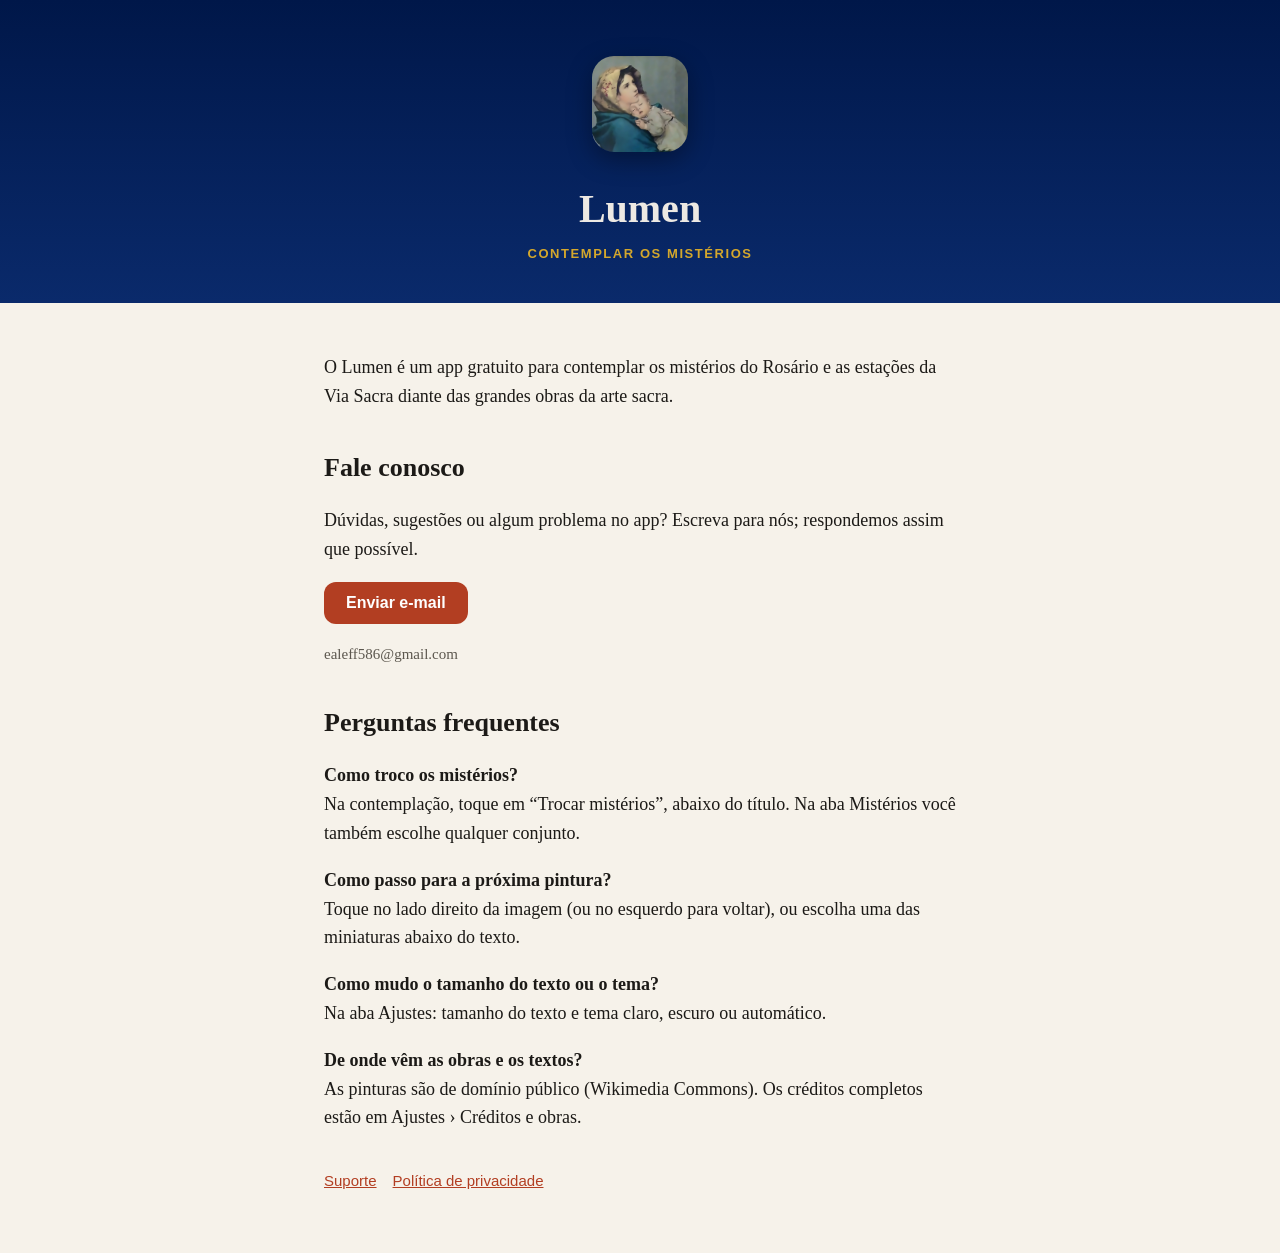
<file: index.html>
<!DOCTYPE html>
<html lang="pt-BR"><head><meta charset="utf-8"><meta name="viewport" content="width=device-width,initial-scale=1">
<title>Lumen · Suporte</title><link rel="icon" href="icon.png"><link rel="stylesheet" href="style.css"></head><body>
<header><img src="icon.png" alt="Ícone do Lumen"><h1>Lumen</h1><p>Contemplar os mistérios</p></header><main>
<p>O Lumen é um app gratuito para contemplar os mistérios do Rosário e as estações da Via Sacra diante das grandes obras da arte sacra.</p>
<h2>Fale conosco</h2>
<p>Dúvidas, sugestões ou algum problema no app? Escreva para nós; respondemos assim que possível.</p>
<p><a class="btn" href="mailto:ealeff586@gmail.com?subject=App%20Lumen">Enviar e-mail</a></p>
<p class="muted">ealeff586@gmail.com</p>
<h2>Perguntas frequentes</h2>
<p><strong>Como troco os mistérios?</strong><br>Na contemplação, toque em “Trocar mistérios”, abaixo do título. Na aba Mistérios você também escolhe qualquer conjunto.</p>
<p><strong>Como passo para a próxima pintura?</strong><br>Toque no lado direito da imagem (ou no esquerdo para voltar), ou escolha uma das miniaturas abaixo do texto.</p>
<p><strong>Como mudo o tamanho do texto ou o tema?</strong><br>Na aba Ajustes: tamanho do texto e tema claro, escuro ou automático.</p>
<p><strong>De onde vêm as obras e os textos?</strong><br>As pinturas são de domínio público (Wikimedia Commons). Os créditos completos estão em Ajustes › Créditos e obras.</p>
<nav><a href="./">Suporte</a><a href="privacidade">Política de privacidade</a></nav>
</main></body></html>
</file>
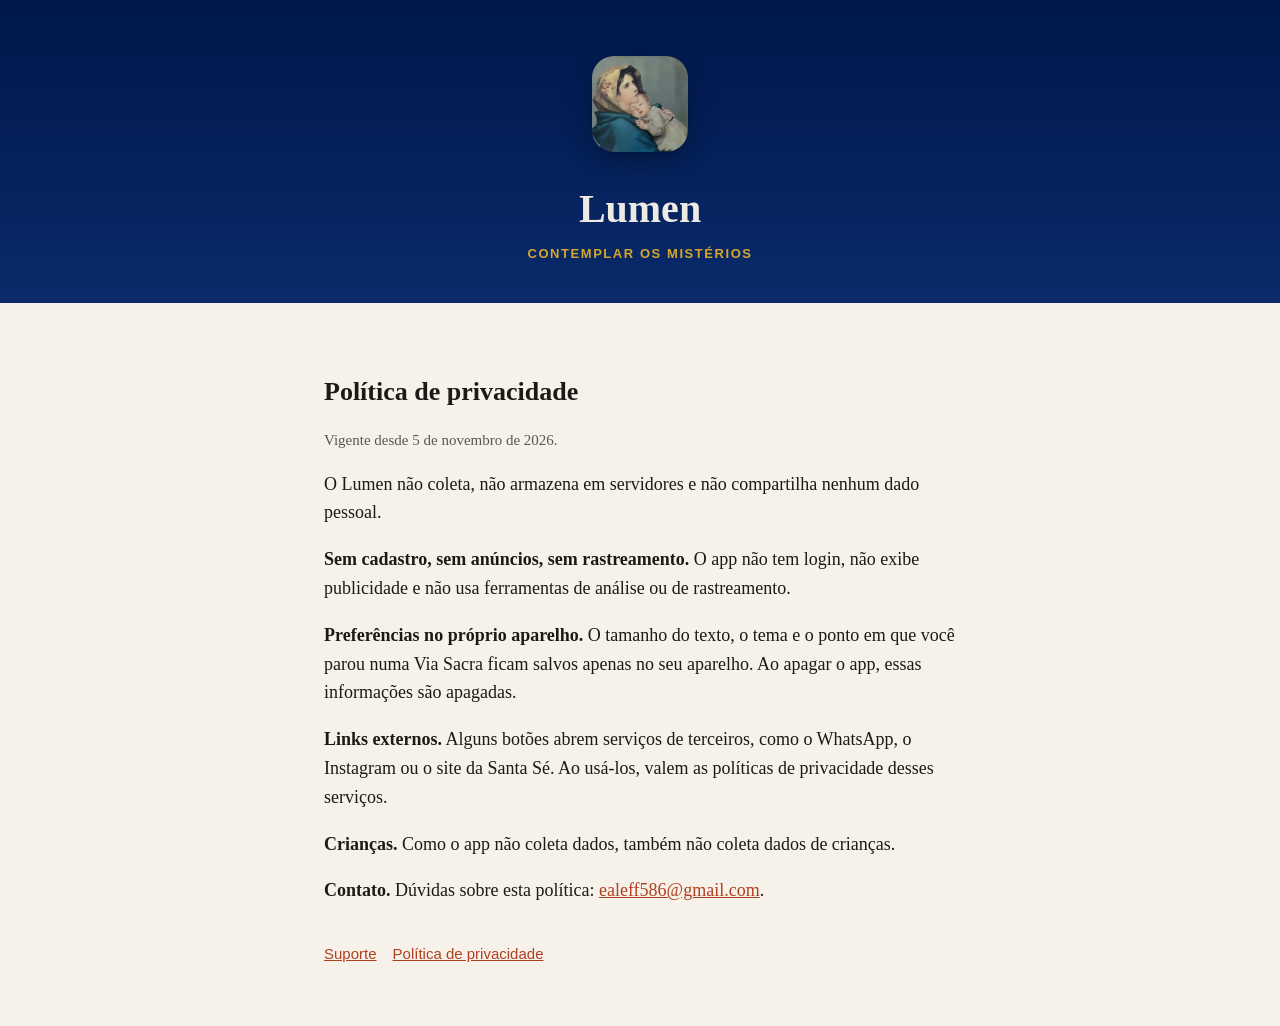
<file: privacidade.html>
<!DOCTYPE html>
<html lang="pt-BR"><head><meta charset="utf-8"><meta name="viewport" content="width=device-width,initial-scale=1">
<title>Lumen · Política de privacidade</title><link rel="icon" href="icon.png"><link rel="stylesheet" href="style.css"></head><body>
<header><img src="icon.png" alt="Ícone do Lumen"><h1>Lumen</h1><p>Contemplar os mistérios</p></header><main>
<h2>Política de privacidade</h2>
<p class="muted">Vigente desde 5 de novembro de 2026.</p>
<p>O Lumen não coleta, não armazena em servidores e não compartilha nenhum dado pessoal.</p>
<p><strong>Sem cadastro, sem anúncios, sem rastreamento.</strong> O app não tem login, não exibe publicidade e não usa ferramentas de análise ou de rastreamento.</p>
<p><strong>Preferências no próprio aparelho.</strong> O tamanho do texto, o tema e o ponto em que você parou numa Via Sacra ficam salvos apenas no seu aparelho. Ao apagar o app, essas informações são apagadas.</p>
<p><strong>Links externos.</strong> Alguns botões abrem serviços de terceiros, como o WhatsApp, o Instagram ou o site da Santa Sé. Ao usá-los, valem as políticas de privacidade desses serviços.</p>
<p><strong>Crianças.</strong> Como o app não coleta dados, também não coleta dados de crianças.</p>
<p><strong>Contato.</strong> Dúvidas sobre esta política: <a href="mailto:ealeff586@gmail.com">ealeff586@gmail.com</a>.</p>
<nav><a href="./">Suporte</a><a href="privacidade">Política de privacidade</a></nav>
</main></body></html>
</file>
<file: style.css>
:root{--ink:#0B0B0C;--paper:#F6F2EA;--text:#1C1A17;--muted:#5C574E;--accent:#B23E22;--navy:#001749}
*{box-sizing:border-box}body{margin:0;background:var(--paper);color:var(--text);font:18px/1.6 Georgia,"Times New Roman",serif}
header{background:linear-gradient(180deg,#001749,#0A2A6B);color:#EDE9E3;text-align:center;padding:56px 24px 40px}
header img{width:96px;height:96px;border-radius:22px;box-shadow:0 8px 24px rgba(0,0,0,.35)}
header h1{font-weight:600;font-size:40px;margin:16px 0 4px}header p{margin:0;color:#D4A72C;font:600 13px/1.4 -apple-system,Helvetica,Arial,sans-serif;letter-spacing:.12em;text-transform:uppercase}
main{max-width:680px;margin:0 auto;padding:32px 24px 64px}h2{font-size:26px;font-weight:600;margin:36px 0 8px}
a{color:var(--accent)}.btn{display:inline-block;background:var(--accent);color:#fff;text-decoration:none;padding:12px 22px;border-radius:12px;font:600 16px -apple-system,Helvetica,Arial,sans-serif}
.muted{color:var(--muted);font-size:15px}nav{margin-top:40px;font:15px -apple-system,Helvetica,Arial,sans-serif}nav a{margin-right:16px}
</file>
